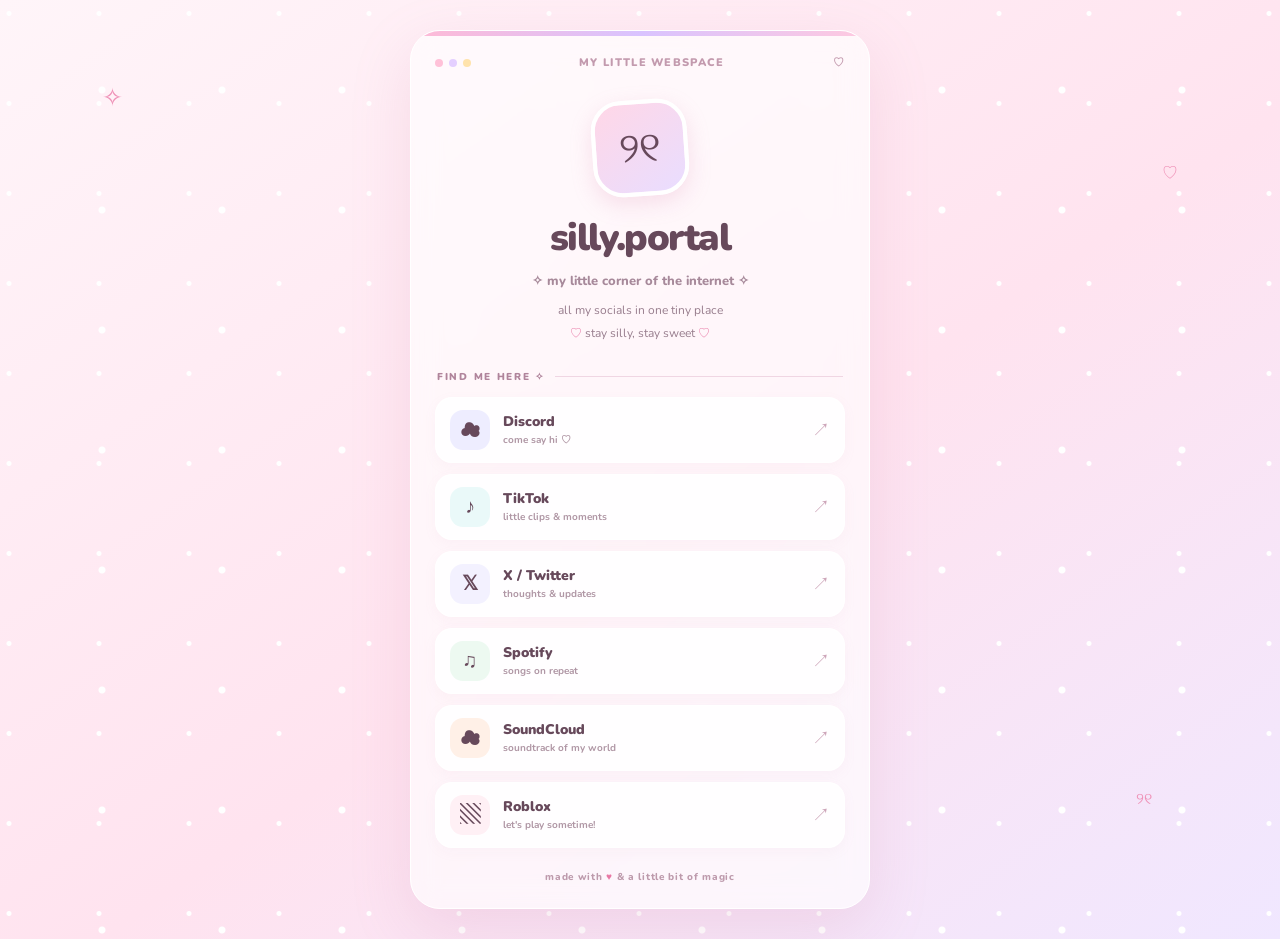
<file: index.html>
<!DOCTYPE html>
<html lang="ja">
<head>
  <meta charset="UTF-8">
  <meta name="viewport" content="width=device-width, initial-scale=1">
  <meta name="theme-color" content="#fff0f6">
  <title>silly.portal ♡</title>
  <meta name="description" content="silly.portal — my little corner of the internet">
  <link rel="preconnect" href="https://fonts.googleapis.com">
  <link rel="preconnect" href="https://fonts.gstatic.com" crossorigin>
  <link href="https://fonts.googleapis.com/css2?family=Nunito:wght@400;600;700;800;900&display=swap" rel="stylesheet">
  <style>
    :root {
      --pink: #ffb8d2;
      --deep: #e878a5;
      --ink: #67495b;
      --muted: #a7899a;
    }

    * { box-sizing: border-box; }

    body {
      margin: 0;
      min-height: 100vh;
      padding: 30px 16px;
      display: grid;
      place-items: center;
      font-family: "Nunito", sans-serif;
      color: var(--ink);
      background:
        radial-gradient(circle at 10% 15%, white 0 2px, transparent 3px),
        radial-gradient(circle at 85% 75%, white 0 3px, transparent 4px),
        linear-gradient(145deg, #fff5f9, #ffe3ef 55%, #f0e7ff);
      background-size: 90px 90px, 120px 120px, auto;
    }

    .portal {
      width: min(100%, 460px);
      padding: 24px;
      border: 1px solid white;
      border-radius: 30px;
      background: rgba(255,255,255,.64);
      box-shadow: 0 20px 60px rgba(207,129,166,.18);
      backdrop-filter: blur(14px);
      position: relative;
      overflow: hidden;
    }

    .portal::before {
      content: "";
      position: absolute;
      inset: 0 0 auto;
      height: 5px;
      background: linear-gradient(90deg, #ffbad5, #d9c3ff, #ffc9df);
    }

    .topbar {
      display: flex;
      justify-content: space-between;
      align-items: center;
      margin-bottom: 25px;
      color: #c39aae;
      font-size: 11px;
      font-weight: 900;
      letter-spacing: .12em;
    }

    .dots { display: flex; gap: 6px; }
    .dots i {
      width: 8px;
      height: 8px;
      border-radius: 50%;
      background: #ffc1d8;
    }
    .dots i:nth-child(2) { background: #e4cfff; }
    .dots i:nth-child(3) { background: #ffe3ac; }

    .profile { text-align: center; padding: 5px 0 25px; }

    .avatar {
      width: 96px;
      height: 96px;
      margin: 0 auto 16px;
      display: grid;
      place-items: center;
      border: 4px solid white;
      border-radius: 30px;
      background: linear-gradient(145deg, #ffd7e7, #e9ddff);
      box-shadow: 0 8px 22px rgba(218,132,171,.22);
      font-size: 42px;
      transform: rotate(-4deg);
      transition: transform .3s ease;
    }

    .avatar:hover { transform: rotate(4deg) scale(1.06); }

    h1 {
      margin: 0;
      font-size: clamp(30px, 8vw, 38px);
      font-weight: 900;
      letter-spacing: -.04em;
    }

    .subtitle {
      margin: 9px 0;
      color: var(--muted);
      font-size: 13px;
      font-weight: 800;
    }

    .bio {
      margin: 0;
      color: #987d8d;
      font-size: 12px;
      line-height: 1.9;
    }

    .section-title {
      display: flex;
      align-items: center;
      gap: 10px;
      margin: 0 2px 13px;
      color: #b0849b;
      font-size: 10px;
      font-weight: 900;
      letter-spacing: .17em;
    }

    .section-title::after {
      content: "";
      flex: 1;
      height: 1px;
      background: #f0d6e3;
    }

    .links { display: grid; gap: 11px; }

    .link {
      --accent: #f5a9c8;
      min-height: 65px;
      display: flex;
      align-items: center;
      gap: 13px;
      padding: 12px 14px;
      border: 1px solid rgba(255,255,255,.95);
      border-radius: 17px;
      background: rgba(255,255,255,.85);
      color: var(--ink);
      text-decoration: none;
      box-shadow: 0 4px 13px rgba(207,129,166,.06);
      transition: transform .22s ease, box-shadow .22s ease,
                  border-color .22s ease, background .22s ease;
    }

    .link:hover, .link:focus-visible {
      transform: translateY(-3px) scale(1.015);
      border-color: var(--accent);
      background: white;
      box-shadow: 0 10px 24px rgba(207,129,166,.18);
      outline: none;
    }

    .icon {
      width: 40px;
      height: 40px;
      flex-shrink: 0;
      display: grid;
      place-items: center;
      border-radius: 13px;
      background: color-mix(in srgb, var(--accent) 25%, white);
      font-size: 20px;
      font-weight: 900;
    }

    .details { flex: 1; min-width: 0; }

    .name {
      display: block;
      font-size: 14px;
      font-weight: 900;
    }

    .description {
      display: block;
      margin-top: 2px;
      color: #b097a5;
      font-size: 10px;
      font-weight: 700;
    }

    .arrow {
      color: #cda5b9;
      font-size: 18px;
      transition: transform .2s ease;
    }

    .link:hover .arrow { transform: translate(3px, -2px); }

    .discord { --accent: #b9b8ff; }
    .tiktok { --accent: #a9e8e6; }
    .x { --accent: #cfc7ff; }
    .spotify { --accent: #b8e8c6; }
    .soundcloud { --accent: #ffc49f; }
    .roblox { --accent: #ffc1d7; }

    footer {
      padding-top: 22px;
      text-align: center;
      color: #bd9aac;
      font-size: 10px;
      font-weight: 800;
      letter-spacing: .07em;
    }

    footer span { color: var(--deep); }

    .sparkle {
      position: fixed;
      color: #ef91b7;
      pointer-events: none;
      animation: float 4s ease-in-out infinite;
    }

    .sparkle.one { top: 9%; left: 8%; font-size: 25px; }
    .sparkle.two { top: 18%; right: 8%; animation-delay: -1s; }
    .sparkle.three { bottom: 10%; right: 10%; animation-delay: -2s; }

    @keyframes float {
      0%, 100% { transform: translateY(0) rotate(0); }
      50% { transform: translateY(-10px) rotate(10deg); }
    }

    @media (max-width: 420px) {
      body { padding: 18px 11px; }
      .portal { padding: 19px; border-radius: 25px; }
      .link { padding: 11px 12px; }
    }

    @media (prefers-reduced-motion: reduce) {
      *, *::before, *::after {
        animation: none !important;
        transition: none !important;
      }
    }
  </style>
</head>
<body>
  <span class="sparkle one" aria-hidden="true">✧</span>
  <span class="sparkle two" aria-hidden="true">♡</span>
  <span class="sparkle three" aria-hidden="true">୨୧</span>

  <main class="portal">
    <div class="topbar">
      <div class="dots" aria-hidden="true">
        <i></i><i></i><i></i>
      </div>
      <span>MY LITTLE WEBSPACE</span>
      <span>♡</span>
    </div>

    <header class="profile">
      <div class="avatar" aria-label="リボンのアイコン">୨୧</div>
      <h1>silly.portal</h1>
      <p class="subtitle">✧ my little corner of the internet ✧</p>
      <p class="bio">
        all my socials in one tiny place<br>
        <span style="color:#e878a5">♡</span>
        stay silly, stay sweet
        <span style="color:#e878a5">♡</span>
      </p>
    </header>

    <div class="section-title">FIND ME HERE ✧</div>

    <nav class="links" aria-label="SNSリンク">
      <a class="link discord"
         href="https://discord.com/users/1439076260910334087"
         target="_blank" rel="noopener noreferrer">
        <span class="icon">☁</span>
        <span class="details">
          <span class="name">Discord</span>
          <span class="description">come say hi ♡</span>
        </span>
        <span class="arrow">↗</span>
      </a>

      <a class="link tiktok"
         href="https://www.tiktok.com/@howvoiced?is_from_webapp=1&amp;sender_device=pc"
         target="_blank" rel="noopener noreferrer">
        <span class="icon">♪</span>
        <span class="details">
          <span class="name">TikTok</span>
          <span class="description">little clips &amp; moments</span>
        </span>
        <span class="arrow">↗</span>
      </a>

      <a class="link x"
         href="https://x.com/fairyisangelic?s=11"
         target="_blank" rel="noopener noreferrer">
        <span class="icon">𝕏</span>
        <span class="details">
          <span class="name">X / Twitter</span>
          <span class="description">thoughts &amp; updates</span>
        </span>
        <span class="arrow">↗</span>
      </a>

      <a class="link spotify"
         href="https://open.spotify.com/user/31o5r3jcw75x37al36e6p3qv5hzy?si=Gs4ipL7NTV2bYPWd1ELLSQ&amp;utm_source=copy-link"
         target="_blank" rel="noopener noreferrer">
        <span class="icon">♫</span>
        <span class="details">
          <span class="name">Spotify</span>
          <span class="description">songs on repeat</span>
        </span>
        <span class="arrow">↗</span>
      </a>

      <a class="link soundcloud"
         href="https://soundcloud.com/nxii3?utm_source=clipboard&amp;utm_medium=text&amp;utm_campaign=social_sharing"
         target="_blank" rel="noopener noreferrer">
        <span class="icon">☁</span>
        <span class="details">
          <span class="name">SoundCloud</span>
          <span class="description">soundtrack of my world</span>
        </span>
        <span class="arrow">↗</span>
      </a>

      <a class="link roblox"
         href="https://www.roblox.com/ja/users/4134116595/profile"
         target="_blank" rel="noopener noreferrer">
        <span class="icon">▧</span>
        <span class="details">
          <span class="name">Roblox</span>
          <span class="description">let's play sometime!</span>
        </span>
        <span class="arrow">↗</span>
      </a>
    </nav>

    <footer>made with <span>♥</span> &amp; a little bit of magic</footer>
  </main>
</body>
</html>
</file>
